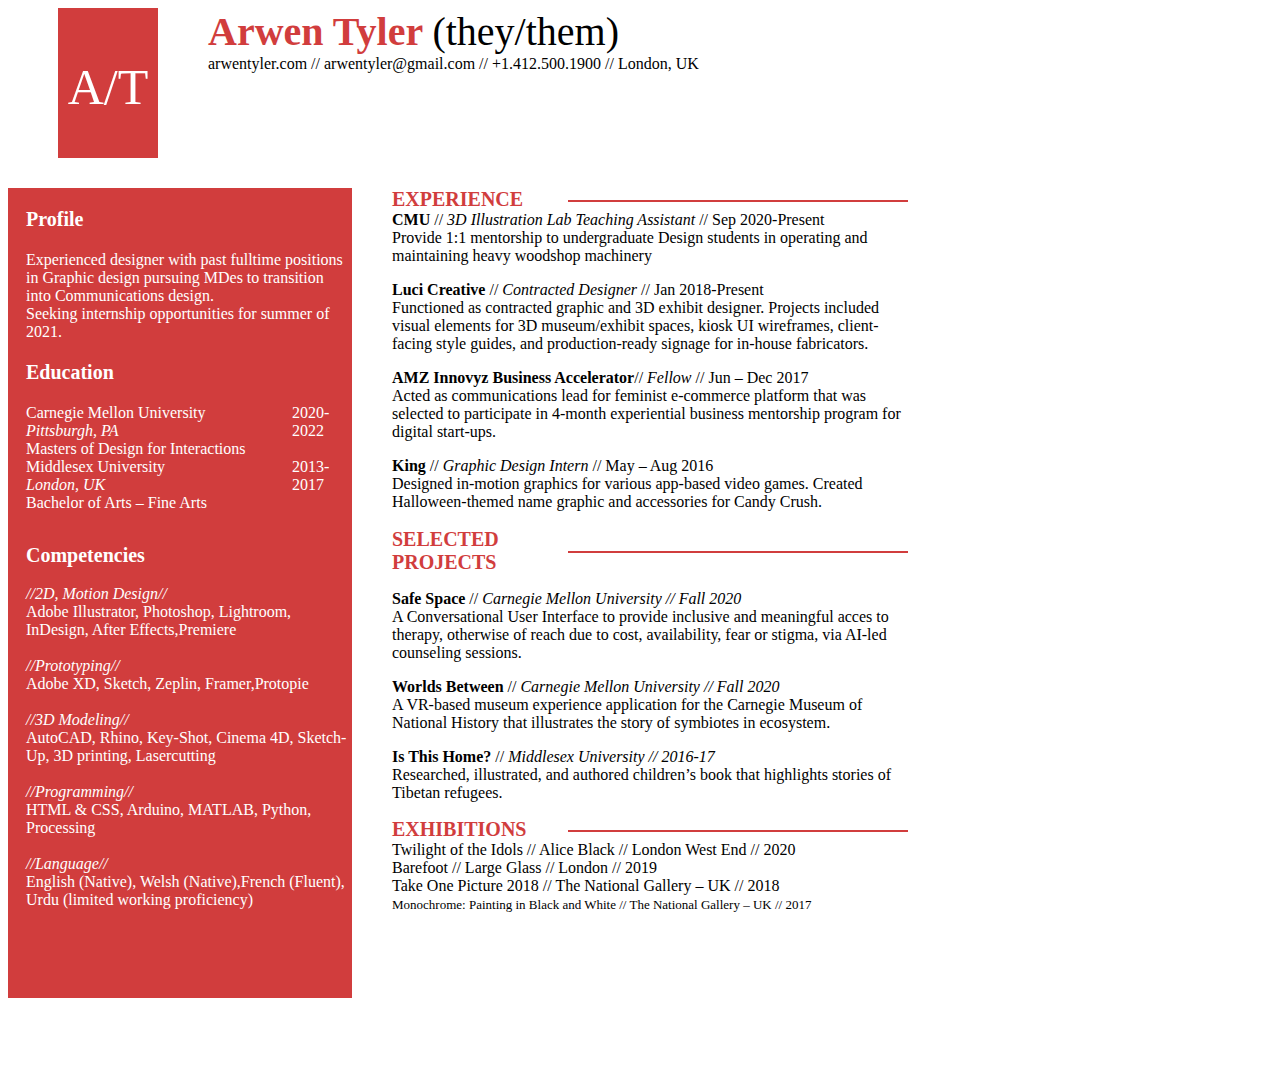
<file: index.html>
<!DOCTYPE html>
<html>
<head>
    <meta charset="utf-8">
    <title>Sample Resume Using USS</title>
    <link href="styles/resume-style.css" rel="stylesheet" type="text/css">


</head>

<body>
  <div class = "header">
    <div class = "banner">
      <p>A/T </p></div>
      <div class = "info">
        <span class ="infoName">
          <a class ="onlyName">Arwen Tyler </a>
          <a class = "pronounce">(they/them)</a>
        </span>
        <span  class = "infoDetail">arwentyler.com // arwentyler@gmail.com // +1.412.500.1900 // London, UK </span>
    </div>
  </div>

  <div class = "container">
      <div class="left-section">
        <div class="left-info">
          <div class = "left-title"><p>Profile</p></div>
            Experienced designer with past fulltime positions in Graphic
            design pursuing MDes to transition into Communications design.
            <br> Seeking internship opportunities for summer of 2021.

           <div class = "left-title"> <p>Education</p> </div>
           <div class="educationContent">
                <div class "edu-left">
                  Carnegie Mellon University
                  <div class="location">
                  Pittsburgh, PA </div>
                  Masters of Design for Interactions
                </div>

              <div class "edu-right">
                <div class="educationp-time-period">2020-2022 </div>
              </div>

                <div class "edu-left">
                 Middlesex University
                 <div class="location">
                  London, UK</div>
                  Bachelor of Arts – Fine Arts
                </div>

                <div class "edu-right">
                <div class="educationp-time-period">2013-2017 </div>
              </div>
            </div>

          <div class="left-title">Competencies</div>
          <div class="skills-title"><br>//2D, Motion Design//</div>
           Adobe Illustrator, Photoshop, Lightroom, InDesign,
            After Effects,Premiere
          <div class="skills-title"><br>//Prototyping//</div>
           Adobe XD, Sketch, Zeplin, Framer,Protopie
          <div class="skills-title"><br>//3D Modeling//</div>
           AutoCAD, Rhino, Key-Shot, Cinema 4D, Sketch-Up, 3D printing, Lasercutting
          <div class="skills-title"><br>//Programming//</div>
           HTML & CSS, Arduino, MATLAB, Python, Processing
          <div class="skills-title"><br>//Language//</div>
           English (Native), Welsh (Native),French (Fluent), Urdu (limited working proficiency)
         </div>
       </div>

      <div class = "right-section">
        <div class="right-title"> EXPERIENCE</div>
              <span class="bold">CMU</span>
              // <span class="exp-title">3D Illustration Lab Teaching Assistant </span>// Sep 2020-Present
              <br>Provide 1:1 mentorship to undergraduate Design students in operating
and maintaining heavy woodshop machinery

              <p><span class="bold">Luci Creative</span>
                // <span class="exp-title">Contracted Designer </span>// Jan 2018-Present
               <br>Functioned as contracted graphic and 3D exhibit designer. Projects
included visual elements for 3D museum/exhibit spaces, kiosk UI
wireframes, client-facing style guides, and production-ready signage for
in-house fabricators.</p>

            <p><span class="bold">AMZ Innovyz Business Accelerator</span>// <span class="exp-title">Fellow </span>// Jun – Dec 2017
             <br>Acted as communications lead for feminist e-commerce platform that
was selected to participate in 4-month experiential business mentorship
program for digital start-ups.</p>

            <p><span class="bold">King</span> // <span class="exp-title">Graphic Design Intern </span>// May – Aug 2016
             <br>Designed in-motion graphics for various app-based video games.
              Created Halloween-themed name graphic and accessories for Candy Crush.</p>

      <h2 class="right-title"> SELECTED
        <br>PROJECTS </h2>
               <p><span class="bold">Safe Space</span> // <span class="univeristy-title">Carnegie Mellon University // Fall 2020</span>
               <br>A Conversational User Interface to provide inclusive and meaningful
                acces to therapy, otherwise of reach due to cost, availability, fear or
                stigma, via AI-led counseling sessions.
              </p>
              <p> <span class="bold">Worlds Between</span> // <span class="univeristy-title">Carnegie Mellon University // Fall 2020</span>
                   <br>A VR-based museum experience application for the Carnegie Museum
of National History that illustrates the story of symbiotes in ecosystem.
</p>

            <p><span class="bold">Is This Home?</span> // <span class="univeristy-title">Middlesex University // 2016-17</span>
             <br>Researched, illustrated, and authored children’s book that highlights
stories of Tibetan refugees.
</p>

          <div class = "right-title">EXHIBITIONS </div>
           Twilight of the Idols // Alice Black // London West End // 2020
          <br>Barefoot // Large Glass // London // 2019
          <br>Take One Picture 2018 // The National Gallery – UK // 2018
          <br><span class = "small">Monochrome: Painting in Black and White // The National Gallery – UK // 2017
      </div>
    </div>
  </body>


</html>
</file>
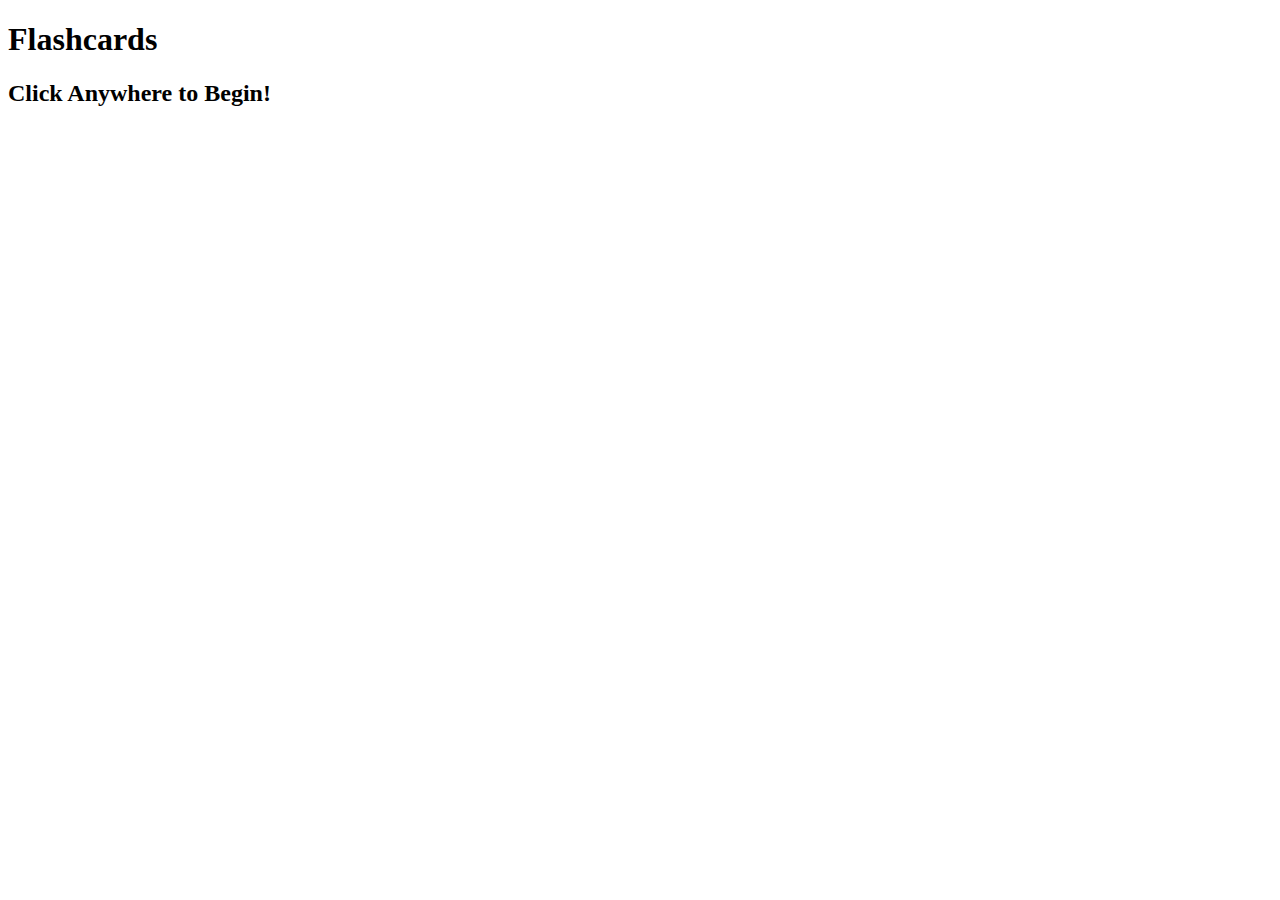
<file: flashcards/v2/index.html>
<!DOCTYPE html>
<html>
 
<head>
    <title>Flashcards Assignment</title>
    <meta charset="UTF-8" />
    <h1>Flashcards</h1>
</head>
     
<body>
  <h2 id="instructions"></h2>
 
 <p id="question" onclick=displayAnswer(count)></p>
 <p id="answer"></p>
 
 <script type="text/javascript" src="scripts/index.js"></script>
 
</body>
 
</html>
</file>
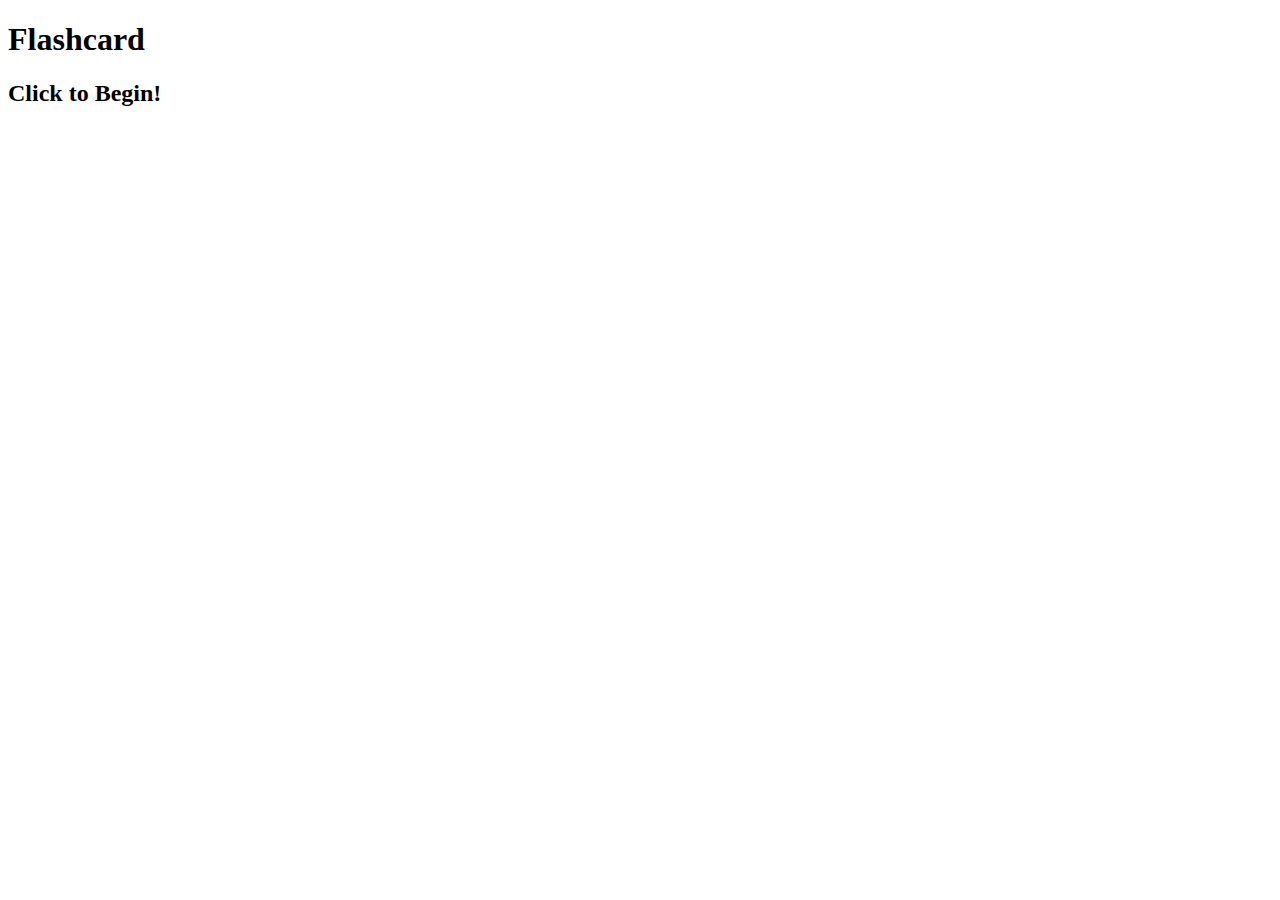
<file: flashcards/v3/index.html>
<!DOCTYPE html>
<html>
 
<head>
    <title>Flashcards Assignment</title>
    <meta charset="UTF-8" />
    <h1>Flashcard</h1>
</head>
     
<body>
  <h2 id="instructions"></h2>
 
 <p id="question" onmouseover=displayAnswer(count)></p>
 <p id="answer"></p>
 <script type="text/javascript" src="scripts/index.js"></script>
 
</body>
 
</html>
</file>
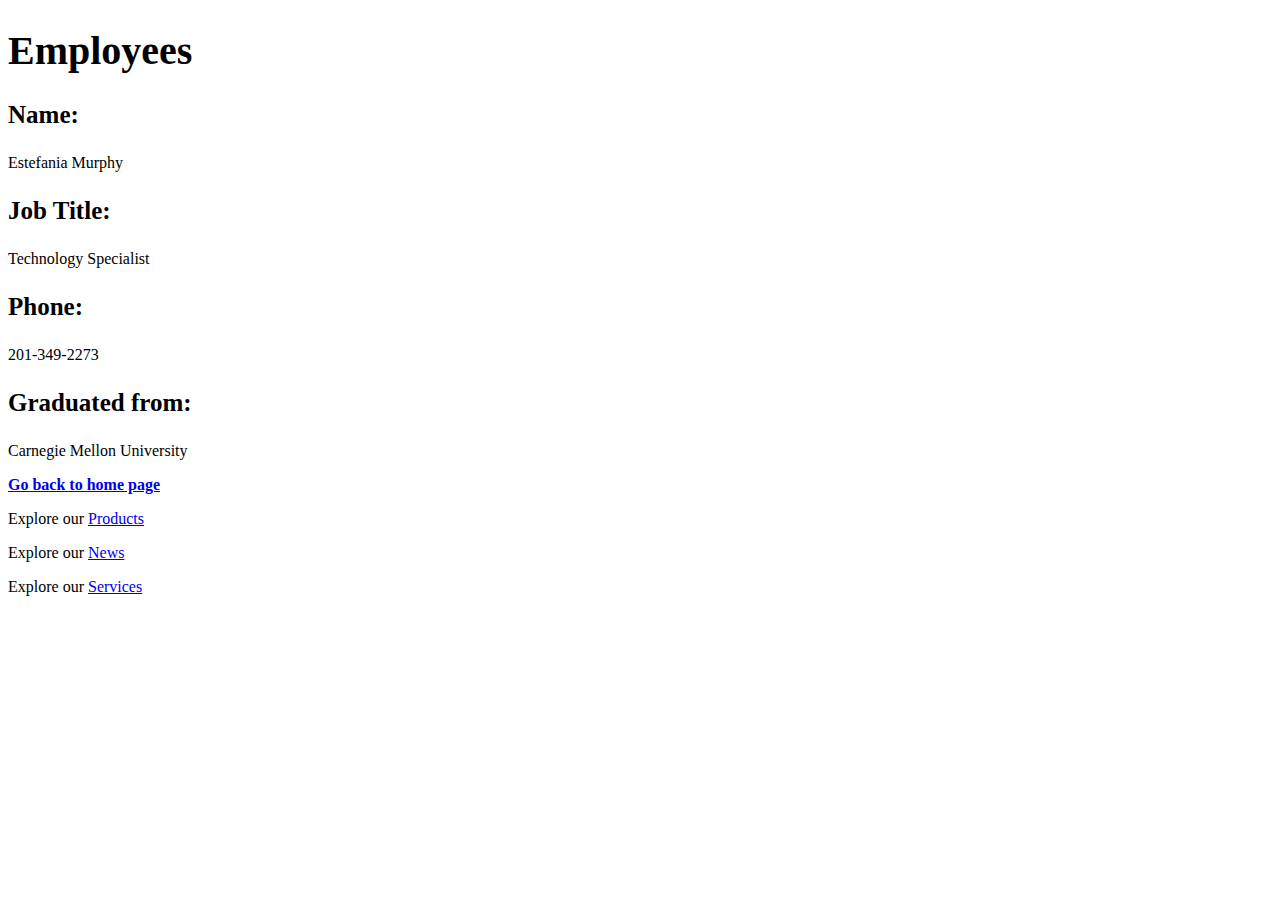
<file: multipage/employees.html>
<!DOCTYPE html>
<html>
  <head>
    <title>Company Employee</title>
  </head>

  <body>
    <h1 style="font-size: 40px ;">Employees</h1>
    <p style="font-size: 25px;"> <strong>Name: </strong> </p>
    <p> Estefania Murphy </p>
    <p style="font-size: 25px;"> <strong>Job Title: </strong> </p>
    <p> Technology Specialist </p>
    <p style="font-size: 25px;"> <strong>Phone: </strong> </p>
    <p>201-349-2273 </p>
    <p style="font-size: 25px;"> <strong>Graduated from: </strong> </p>
    <p>Carnegie Mellon University </p>

    <p style="color: blue;"> <a href = "https://yipzoey.github.io/multipage/welcome.index.html"><strong>Go back to home page</strong> </a></p>
    <p> Explore our <a href = "https://yipzoey.github.io/multipage/products.html">Products</a></p>
    <p> Explore our <a href = "https://yipzoey.github.io/multipage/news.html">News</a></p>
    <p> Explore our <a href = "https://yipzoey.github.io/multipage/services.html">Services</a></p>
  </body>
</html>
</file>
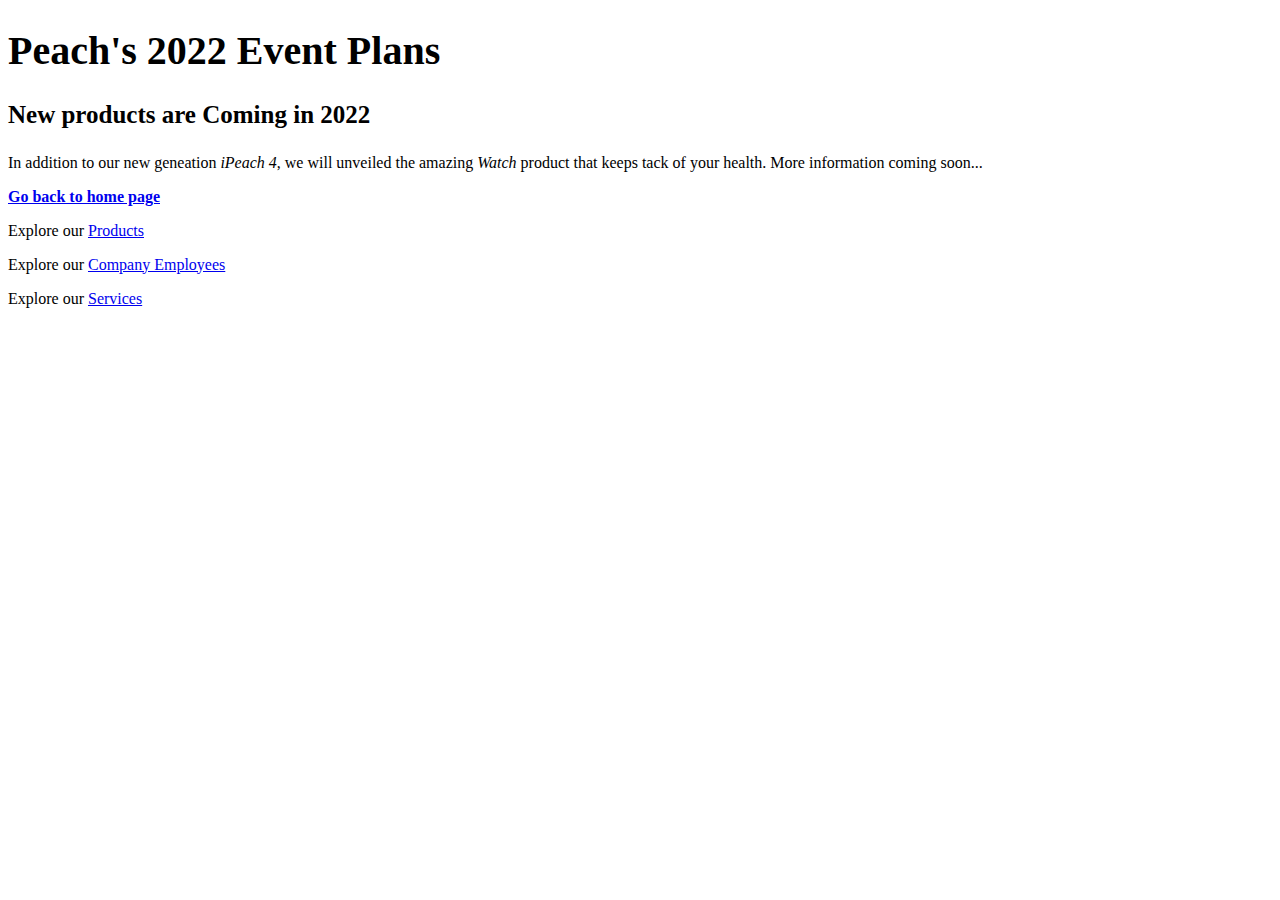
<file: multipage/news.html>
<!DOCTYPE html>
<html>
  <head>
    <title>News</title>
  </head>

  <body>
    <h1 style="font-size: 40px ;">Peach's 2022 Event Plans</h1>
    <p style="font-size: 25px;"> <strong>New products are Coming in 2022 </strong> </p>
    <p> In addition to our new geneation <i> iPeach 4</i>, we will unveiled the amazing <i>Watch </i>product that keeps tack of your health. More information coming soon... </p>

    <p style="color: blue;"> <a href = "https://yipzoey.github.io/multipage/welcome.index.html"><strong>Go back to home page</strong> </a></p>
    <p> Explore our <a href = "https://yipzoey.github.io/multipage/products.html">Products</a></p>
    <p> Explore our <a href = "https://yipzoey.github.io/multipage/employees.html">Company Employees</a></p>
    <p> Explore our <a href = "https://yipzoey.github.io/multipage/services.html">Services</a></p>
  </body>
</html>
</file>
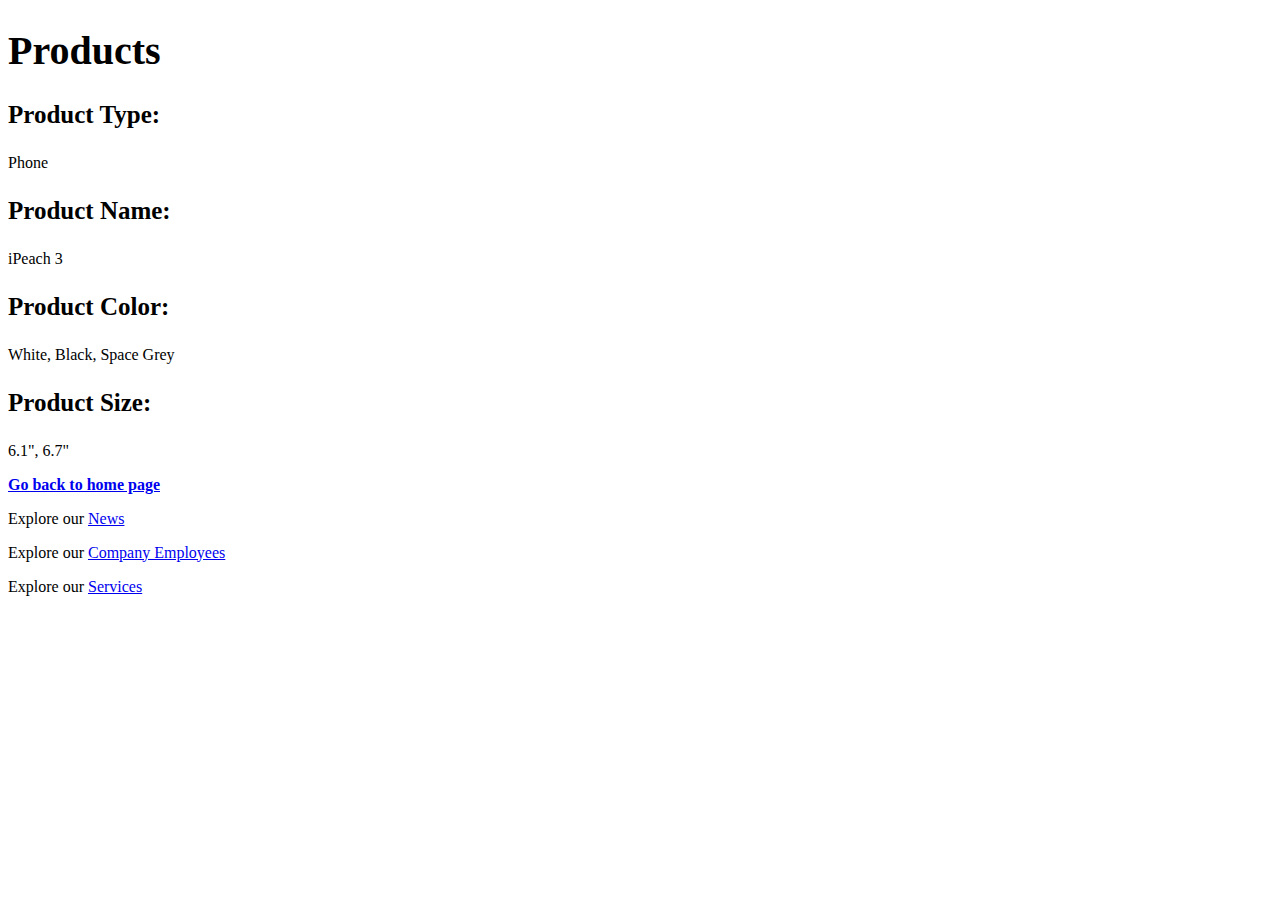
<file: multipage/products.html>
<!DOCTYPE html>
<html>
  <head>
    <title>Products</title>
  </head>

  <body>
    <h1 style="font-size: 40px ;">Products</h1>
    <p style="font-size: 25px;"> <strong> Product Type: </strong> </p>
    <p> Phone </p>
    <p style="font-size: 25px;"> <strong>Product Name: </strong> </p>
    <p> iPeach 3 </p>
    <p style="font-size: 25px;"> <strong>Product Color: </strong> </p>
    <p> White, Black, Space Grey </p>
    <p style="font-size: 25px;"> <strong>Product Size: </strong> </p>
    <p>6.1", 6.7" </p>

    <p style="color: blue;"> <a href = "https://yipzoey.github.io/multipage/welcome.index.html"><strong>Go back to home page</strong> </a></p>
    <p> Explore our <a href = "https://yipzoey.github.io/multipage/news.html">News</a></p>
    <p> Explore our <a href = "https://yipzoey.github.io/multipage/employees.html">Company Employees</a></p>
    <p> Explore our <a href = "https://yipzoey.github.io/multipage/services.html">Services</a></p>

  </body>
</html>
</file>
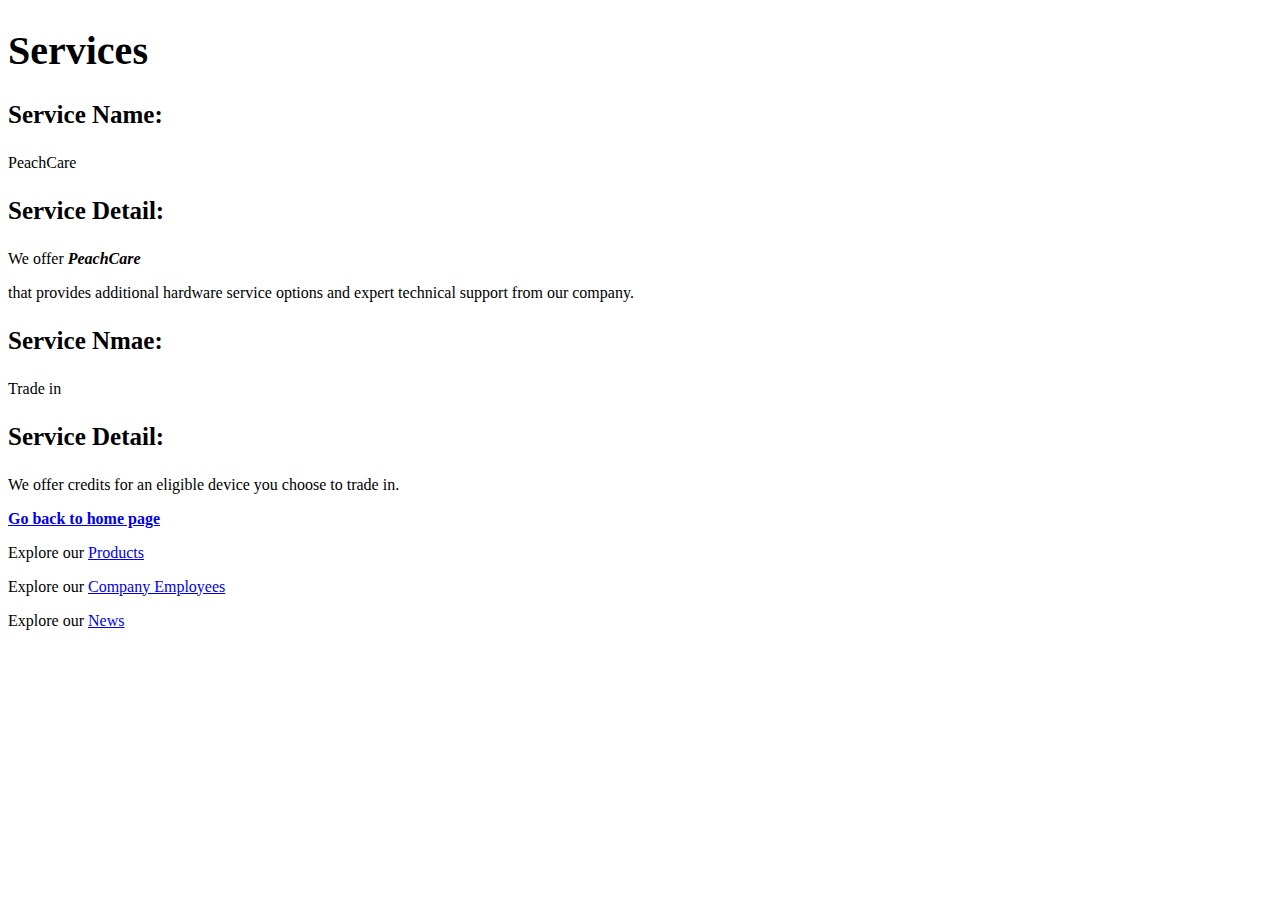
<file: multipage/services.html>
<!DOCTYPE html>
<html>
  <head>
    <title>Services</title>
  </head>

  <body>
    <h1 style="font-size: 40px ;">Services</h1>
    <p style="font-size: 25px;"> <strong>Service Name: </strong> </p>
    <p> PeachCare </p>
    <p style="font-size: 25px;"> <strong>Service Detail: </strong> </p>
    <p> We offer <strong><i>PeachCare </i></strong></p> that provides additional hardware service options and expert technical support from our company.</p>
    <p style="font-size: 25px;"> <strong>Service Nmae: </strong> </p>
    <p>Trade in </p>
    <p style="font-size: 25px;"> <strong>Service Detail: </strong> </p>
    <p>We offer credits for an eligible device you choose to trade in.  </p>

    <p style="color: blue;"> <a href = "https://yipzoey.github.io/multipage/welcome.index.html"><strong>Go back to home page</strong> </a></p>
    <p> Explore our <a href = "https://yipzoey.github.io/multipage/products.html">Products</a></p>
    <p> Explore our <a href = "https://yipzoey.github.io/multipage/employees.html">Company Employees</a></p>
    <p> Explore our <a href = "https://yipzoey.github.io/multipage/news.html">News</a></p>
  </body>
</html>
</file>
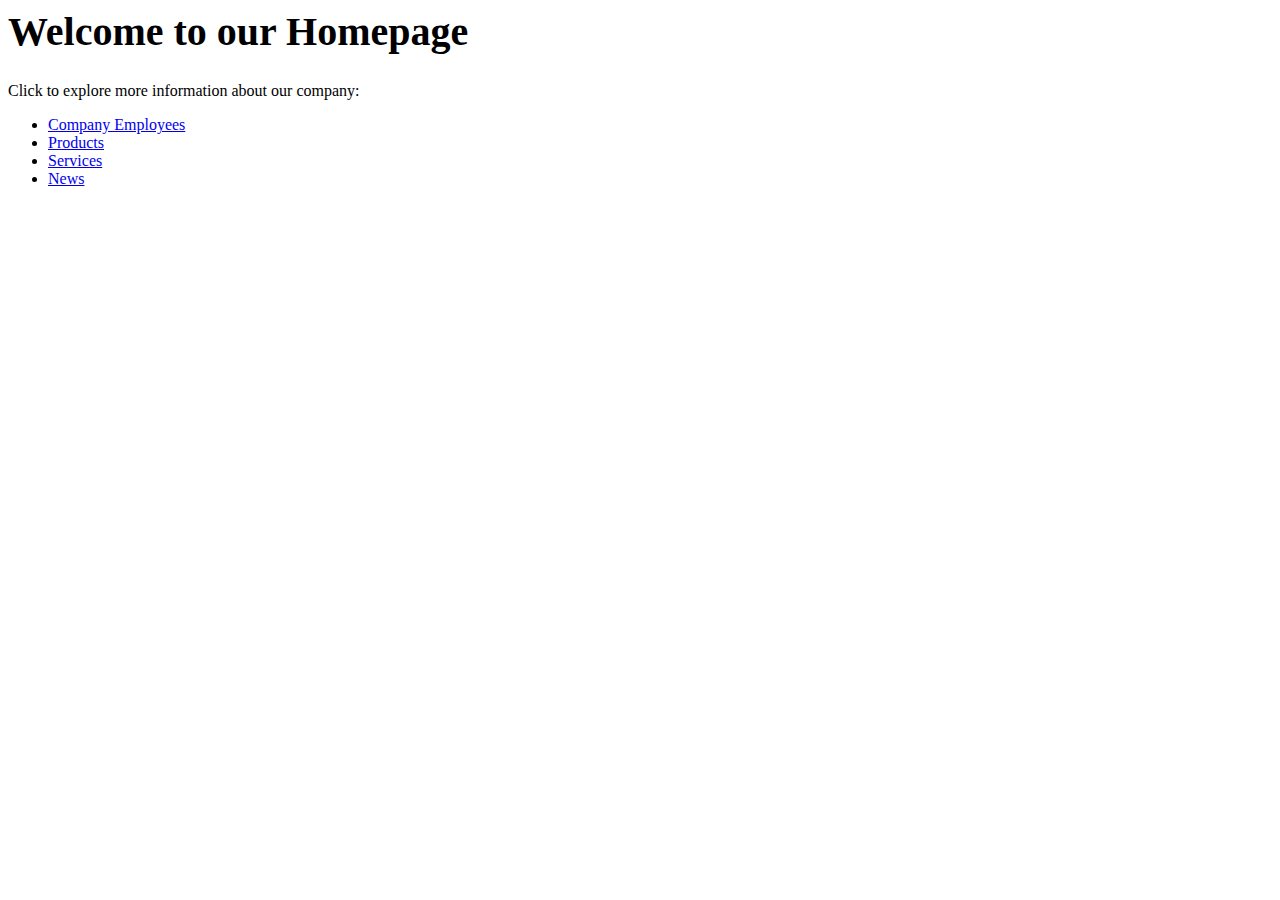
<file: multipage/welcome.index.html>
<html>
<head>
    <title> Homepage</title>
    <meta charset="UTF-8" />
</head>

<body>
  <h1 style="font-size: 40px; font-family: 'Times New Roman';" >
    Welcome to our Homepage</h1>

  <p> Click to explore more information about our company: </p>

  <ul>
    <li><a href = "https://yipzoey.github.io/multipage/employees.html">Company Employees</a></li>
    <li><a href = "https://yipzoey.github.io/multipage/products.html">Products</a></li>
    <li><a href = "https://yipzoey.github.io/multipage/services.html">Services</a></li>
    <li><a href = "https://yipzoey.github.io/multipage/news.html">News </a></li>
  </ul>

</body>

</html>
</file>
<file: styles/resume-style.css>
body {
  height: 1000px;
  width:900px;
font-family: serif;
}

.header {
background-color: white;
color: white;
height: 10%;
display: flex;

}

.banner {
background-color: #d13d3d;
width: 100px;
height: 150px;
margin-left: 50px;
font-size: 50px;
text-align: center;
}

.info {
display: flex;
flex-direction: column;
margin-left: 50px;
}

.infoName {
font-size: 40px;
color: #d13d3d;
}

.onlyName {
font-weight: bold;
}
.pronounce{
color: black
}
.infoDetail {
color:black
}


.container {
height:90%;
width: 100%;
display:flex;
margin-top:80px;
}

.left-info {
margin-left: 18px
}

.left-section {
background-color: #d13d3d;
width: 40%;
height: 90%;
margin-right: 40px;
color: #fff;
}

.location,.skills-title,.exp-title,.univeristy-title{
  font-style: italic;
}

.educationContent{
  display: grid;
    grid-template-columns: 1fr 60px;;
    padding-bottom: 2rem;
}


.right-section {
width: 60%;
height: 90%;
}

.left-title {
font-weight:bold;
font-size: 20px
}

.right-title{
font-weight: bold;
font-size:20px;
color: #d13d3d;
position: relative;
}

.right-title:after{
  content:" ";
  height: 2px;
  width: 340px;
  background: #d13d3d;
  display: block;
  position: absolute;
  top: 50%;
  right: 0;
}

.bold {
font-weight:bold;
}

.small{
font-size: small;
}
</file>
